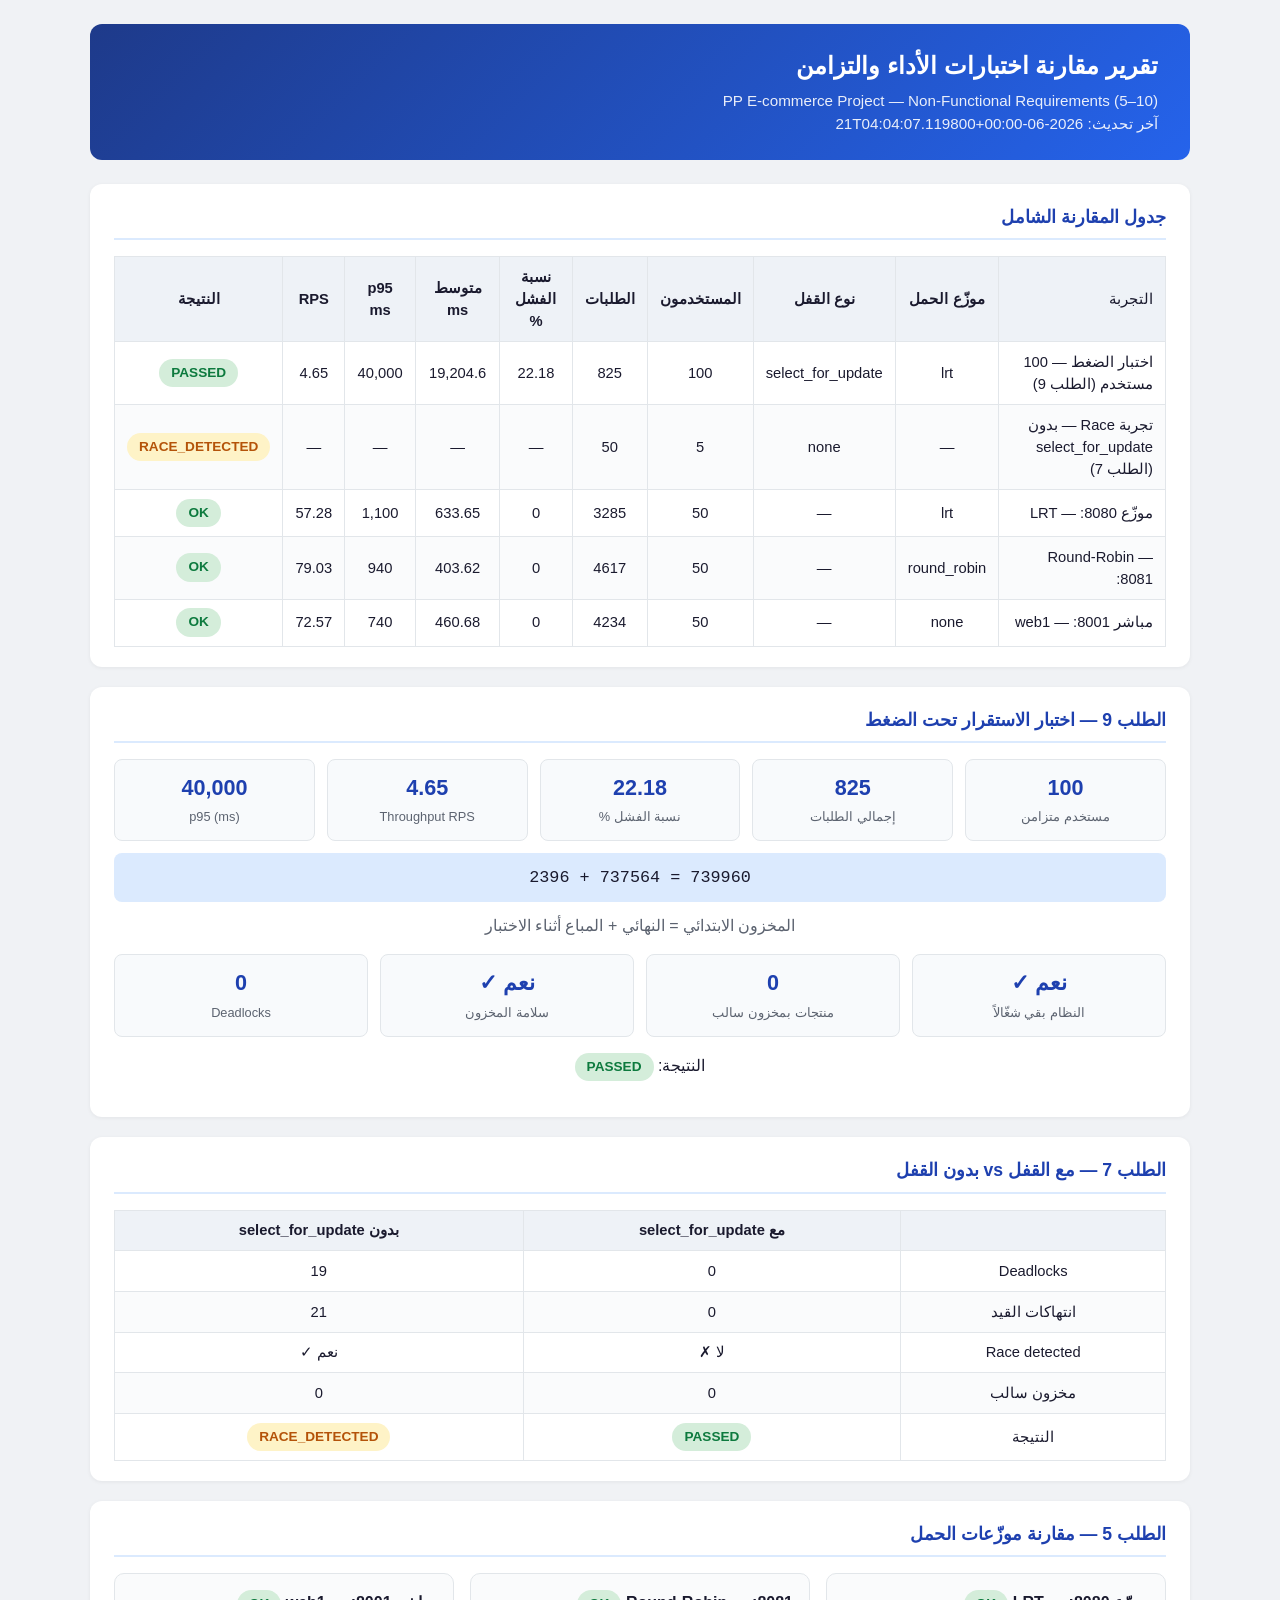
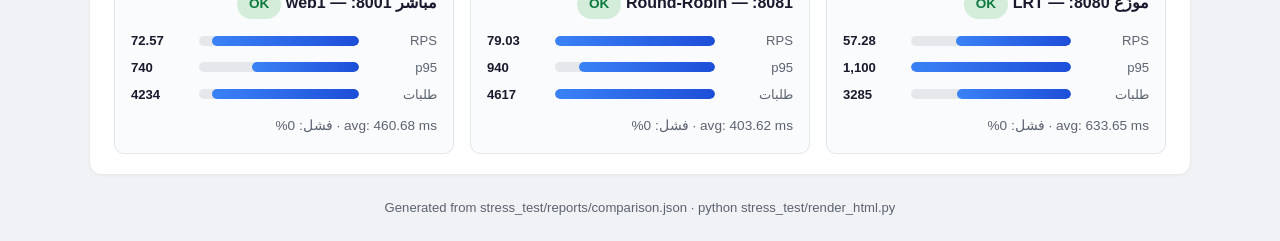
<file: stress_test/reports/comparison.html>
<!DOCTYPE html>
<html lang="ar" dir="rtl">
<head>
  <meta charset="UTF-8">
  <meta name="viewport" content="width=device-width, initial-scale=1.0">
  <title>تقرير المقارنة — PP E-commerce</title>
  <style>
    :root {
      --bg: #f0f2f5;
      --card: #fff;
      --text: #1a1a2e;
      --muted: #5c6370;
      --border: #e2e6ea;
      --good: #0d7a3e;
      --good-bg: #d4edda;
      --warn: #b45309;
      --warn-bg: #fef3c7;
      --accent: #1e40af;
      --accent-light: #dbeafe;
    }
    * { box-sizing: border-box; }
    body {
      font-family: "Segoe UI", Tahoma, sans-serif;
      background: var(--bg);
      color: var(--text);
      margin: 0;
      padding: 1.5rem;
      line-height: 1.5;
    }
    .wrap { max-width: 1100px; margin: 0 auto; }
    header {
      background: linear-gradient(135deg, #1e3a8a, #2563eb);
      color: #fff;
      border-radius: 12px;
      padding: 1.5rem 2rem;
      margin-bottom: 1.5rem;
    }
    header h1 { margin: 0 0 .4rem; font-size: 1.5rem; }
    header p { margin: 0; opacity: .9; font-size: .95rem; }
    .card {
      background: var(--card);
      border-radius: 12px;
      padding: 1.25rem 1.5rem;
      margin-bottom: 1.25rem;
      box-shadow: 0 1px 4px rgba(0,0,0,.06);
    }
    .card h2 {
      margin: 0 0 1rem;
      font-size: 1.1rem;
      color: var(--accent);
      border-bottom: 2px solid var(--accent-light);
      padding-bottom: .5rem;
    }
    table {
      width: 100%;
      border-collapse: collapse;
      font-size: .92rem;
    }
    th, td {
      border: 1px solid var(--border);
      padding: .55rem .75rem;
      text-align: center;
    }
    th { background: #eef2f7; font-weight: 600; }
    tr:nth-child(even) td { background: #fafbfc; }
    .badge {
      display: inline-block;
      padding: .25rem .75rem;
      border-radius: 999px;
      font-weight: 700;
      font-size: .85rem;
    }
    .badge.good { background: var(--good-bg); color: var(--good); }
    .badge.warn { background: var(--warn-bg); color: var(--warn); }
    .badge.neutral { background: #e5e7eb; color: #374151; }
    .metric-grid {
      display: grid;
      grid-template-columns: repeat(auto-fit, minmax(140px, 1fr));
      gap: .75rem;
      margin-top: .5rem;
    }
    .metric {
      background: #f8fafc;
      border: 1px solid var(--border);
      border-radius: 8px;
      padding: .75rem;
      text-align: center;
    }
    .metric strong {
      display: block;
      font-size: 1.35rem;
      color: var(--accent);
    }
    .metric span { font-size: .8rem; color: var(--muted); }
    .equation {
      font-family: Consolas, monospace;
      background: var(--accent-light);
      padding: .75rem 1rem;
      border-radius: 8px;
      text-align: center;
      font-size: 1.05rem;
      margin: .75rem 0;
    }
    .lb-grid {
      display: grid;
      grid-template-columns: repeat(auto-fit, minmax(280px, 1fr));
      gap: 1rem;
    }
    .lb-card {
      border: 1px solid var(--border);
      border-radius: 10px;
      padding: 1rem;
      background: #fafbfc;
    }
    .lb-card h3 { margin: 0 0 .75rem; font-size: 1rem; }
    .bar-row {
      display: grid;
      grid-template-columns: 70px 1fr 60px;
      align-items: center;
      gap: .5rem;
      margin-bottom: .45rem;
      font-size: .82rem;
    }
    .bar-label { color: var(--muted); text-align: right; }
    .bar-track {
      height: 10px;
      background: #e5e7eb;
      border-radius: 5px;
      overflow: hidden;
    }
    .bar-fill {
      height: 100%;
      background: linear-gradient(90deg, #3b82f6, #1d4ed8);
      border-radius: 5px;
    }
    .bar-value { font-weight: 600; text-align: left; }
    .bar-empty { color: var(--muted); grid-column: 2; }
    .compare-table th:first-child,
    .compare-table td:first-child { text-align: right; font-weight: 500; }
    footer {
      text-align: center;
      color: var(--muted);
      font-size: .82rem;
      margin-top: 1.5rem;
    }
    @media print {
      body { background: #fff; padding: 0; }
      .card { box-shadow: none; break-inside: avoid; }
    }
  </style>
</head>
<body>
<div class="wrap">
  <header>
    <h1>تقرير مقارنة اختبارات الأداء والتزامن</h1>
    <p>PP E-commerce Project — Non-Functional Requirements (5–10)</p>
    <p>آخر تحديث: 2026-06-21T04:04:07.119800+00:00</p>
  </header>
<section class="card"><h2>جدول المقارنة الشامل</h2><div style="overflow-x:auto"><table class="compare-table"><thead><tr><th>التجربة</th><th>موزّع الحمل</th><th>نوع القفل</th><th>المستخدمون</th><th>الطلبات</th><th>نسبة الفشل %</th><th>متوسط ms</th><th>p95 ms</th><th>RPS</th><th>النتيجة</th></tr></thead><tbody><tr><td>اختبار الضغط — 100 مستخدم (الطلب 9)</td><td>lrt</td><td>select_for_update</td><td>100</td><td>825</td><td>22.18</td><td>19,204.6</td><td>40,000</td><td>4.65</td><td><span class="badge good">PASSED</span></td></tr><tr><td>تجربة Race — بدون select_for_update (الطلب 7)</td><td>—</td><td>none</td><td>5</td><td>50</td><td>—</td><td>—</td><td>—</td><td>—</td><td><span class="badge warn">RACE_DETECTED</span></td></tr><tr><td>موزّع LRT — :8080</td><td>lrt</td><td>—</td><td>50</td><td>3285</td><td>0</td><td>633.65</td><td>1,100</td><td>57.28</td><td><span class="badge good">OK</span></td></tr><tr><td>Round-Robin — :8081</td><td>round_robin</td><td>—</td><td>50</td><td>4617</td><td>0</td><td>403.62</td><td>940</td><td>79.03</td><td><span class="badge good">OK</span></td></tr><tr><td>مباشر web1 — :8001</td><td>none</td><td>—</td><td>50</td><td>4234</td><td>0</td><td>460.68</td><td>740</td><td>72.57</td><td><span class="badge good">OK</span></td></tr></tbody></table></div></section><section class="card"><h2>الطلب 9 — اختبار الاستقرار تحت الضغط</h2><div class="metric-grid"><div class="metric"><strong>100</strong><span>مستخدم متزامن</span></div><div class="metric"><strong>825</strong><span>إجمالي الطلبات</span></div><div class="metric"><strong>22.18</strong><span>نسبة الفشل %</span></div><div class="metric"><strong>4.65</strong><span>Throughput RPS</span></div><div class="metric"><strong>40,000</strong><span>p95 (ms)</span></div></div><div class="equation">739960 = 737564 + 2396</div><p style="text-align:center;color:var(--muted);margin:0">المخزون الابتدائي = النهائي + المباع أثناء الاختبار</p><div class="metric-grid" style="margin-top:1rem"><div class="metric"><strong>نعم ✓</strong><span>النظام بقي شغّالاً</span></div><div class="metric"><strong>0</strong><span>منتجات بمخزون سالب</span></div><div class="metric"><strong>نعم ✓</strong><span>سلامة المخزون</span></div><div class="metric"><strong>0</strong><span>Deadlocks</span></div></div><p style="margin-top:1rem;text-align:center">النتيجة: <span class="badge good">PASSED</span></p></section><section class="card"><h2>الطلب 7 — مع القفل vs بدون القفل</h2><table><thead><tr><th></th><th>مع select_for_update</th><th>بدون select_for_update</th></tr></thead><tbody><tr><td>Deadlocks</td><td>0</td><td>19</td></tr><tr><td>انتهاكات القيد</td><td>0</td><td>21</td></tr><tr><td>Race detected</td><td>لا ✗</td><td>نعم ✓</td></tr><tr><td>مخزون سالب</td><td>0</td><td>0</td></tr><tr><td>النتيجة</td><td><span class="badge good">PASSED</span></td><td><span class="badge warn">RACE_DETECTED</span></td></tr></tbody></table></section><section class="card"><h2>الطلب 5 — مقارنة موزّعات الحمل</h2><div class="lb-grid"><div class="lb-card"><h3>موزّع LRT — :8080 <span class="badge good">OK</span></h3><div class="bar-row"><span class="bar-label">RPS</span><div class="bar-track"><div class="bar-fill" style="width:72%"></div></div><span class="bar-value">57.28</span></div><div class="bar-row"><span class="bar-label">p95</span><div class="bar-track"><div class="bar-fill" style="width:100%"></div></div><span class="bar-value">1,100</span></div><div class="bar-row"><span class="bar-label">طلبات</span><div class="bar-track"><div class="bar-fill" style="width:71%"></div></div><span class="bar-value">3285</span></div><p style="margin:.75rem 0 0;font-size:.85rem;color:var(--muted)">avg: 633.65 ms · فشل: 0%</p></div><div class="lb-card"><h3>Round-Robin — :8081 <span class="badge good">OK</span></h3><div class="bar-row"><span class="bar-label">RPS</span><div class="bar-track"><div class="bar-fill" style="width:100%"></div></div><span class="bar-value">79.03</span></div><div class="bar-row"><span class="bar-label">p95</span><div class="bar-track"><div class="bar-fill" style="width:85%"></div></div><span class="bar-value">940</span></div><div class="bar-row"><span class="bar-label">طلبات</span><div class="bar-track"><div class="bar-fill" style="width:100%"></div></div><span class="bar-value">4617</span></div><p style="margin:.75rem 0 0;font-size:.85rem;color:var(--muted)">avg: 403.62 ms · فشل: 0%</p></div><div class="lb-card"><h3>مباشر web1 — :8001 <span class="badge good">OK</span></h3><div class="bar-row"><span class="bar-label">RPS</span><div class="bar-track"><div class="bar-fill" style="width:92%"></div></div><span class="bar-value">72.57</span></div><div class="bar-row"><span class="bar-label">p95</span><div class="bar-track"><div class="bar-fill" style="width:67%"></div></div><span class="bar-value">740</span></div><div class="bar-row"><span class="bar-label">طلبات</span><div class="bar-track"><div class="bar-fill" style="width:92%"></div></div><span class="bar-value">4234</span></div><p style="margin:.75rem 0 0;font-size:.85rem;color:var(--muted)">avg: 460.68 ms · فشل: 0%</p></div></div></section><footer>Generated from stress_test/reports/comparison.json · python stress_test/render_html.py</footer></div></body></html>
</file>
